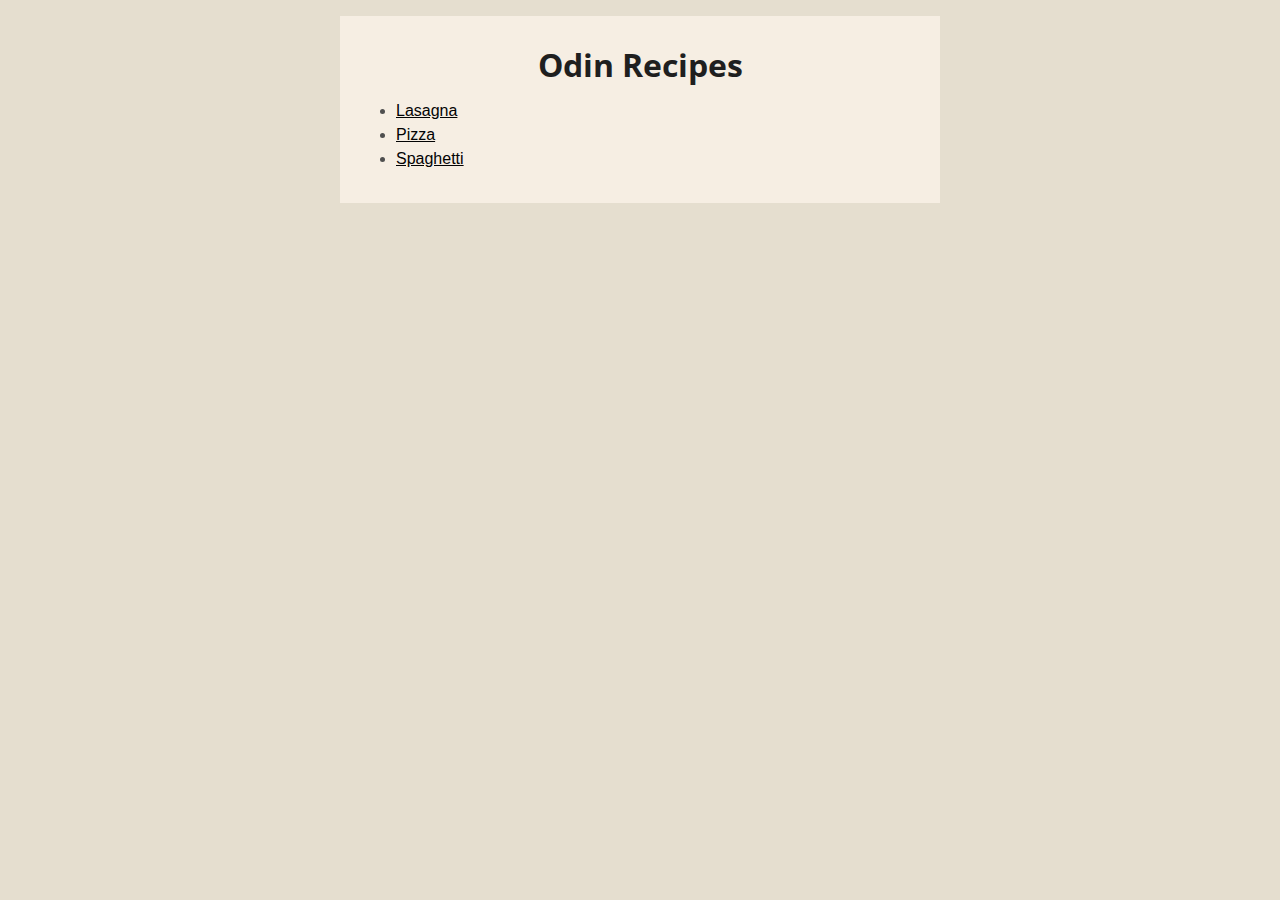
<file: index.html>
<!DOCTYPE html>
<html lang="en">
<head>
  <meta charset="UTF-8">
  <meta name="viewport" content="width=device-width, initial-scale=1.0">
  <title>Document</title>
  <link rel="stylesheet" href="style.css" />
  <link rel="preconnect" href="https://fonts.googleapis.com">
  <link rel="preconnect" href="https://fonts.gstatic.com" crossorigin>
  <link href="https://fonts.googleapis.com/css2?family=Open+Sans:ital,wght@0,300;0,400;0,700;1,300;1,400;1,700&display=swap" rel="stylesheet">
</head>
<body>
  <div class="card">
    <h1>Odin Recipes</h1>
    <ul>
      <li><a href="./recipes/lasagna.html">Lasagna</a></li>
      <li><a href="./recipes/pizza.html">Pizza</a></li>
      <li><a href="./recipes/spaghetti.html">Spaghetti</a></li>
    </ul>
  </div>
</body>
</html>
</file>
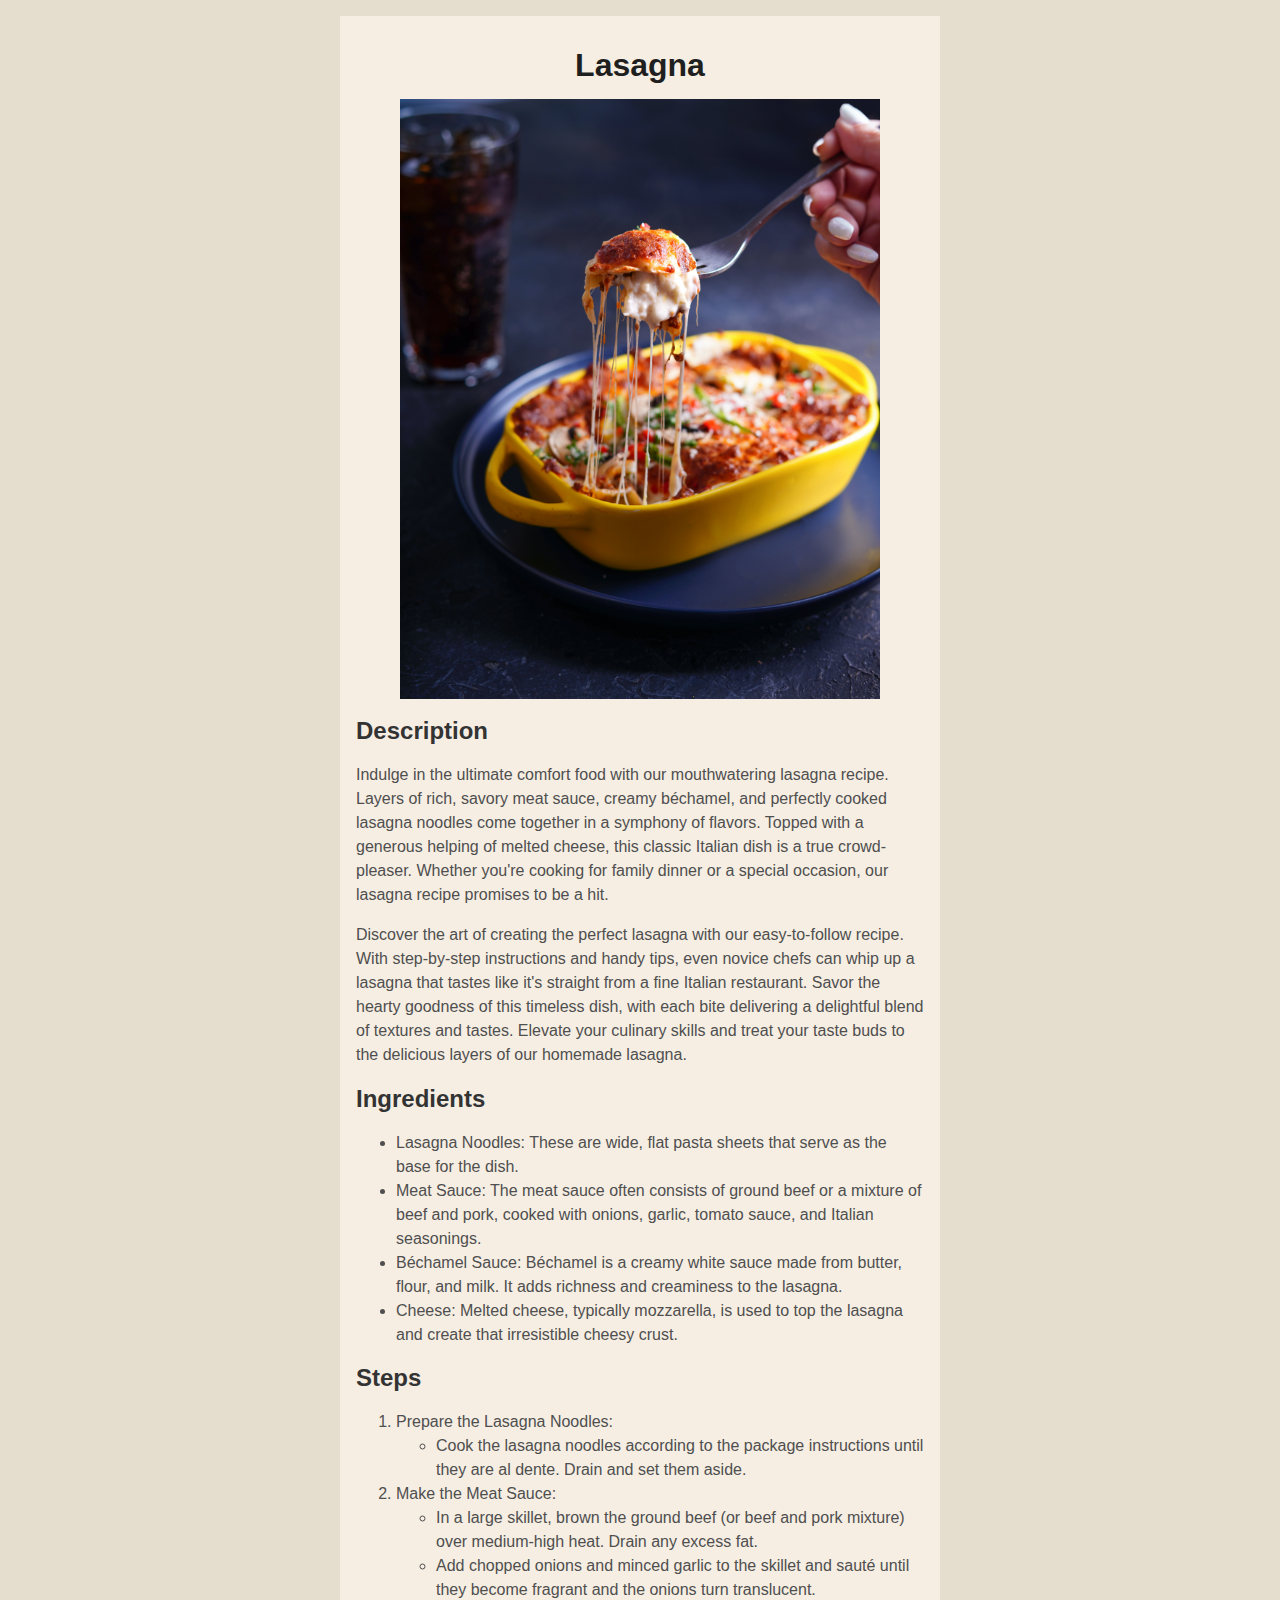
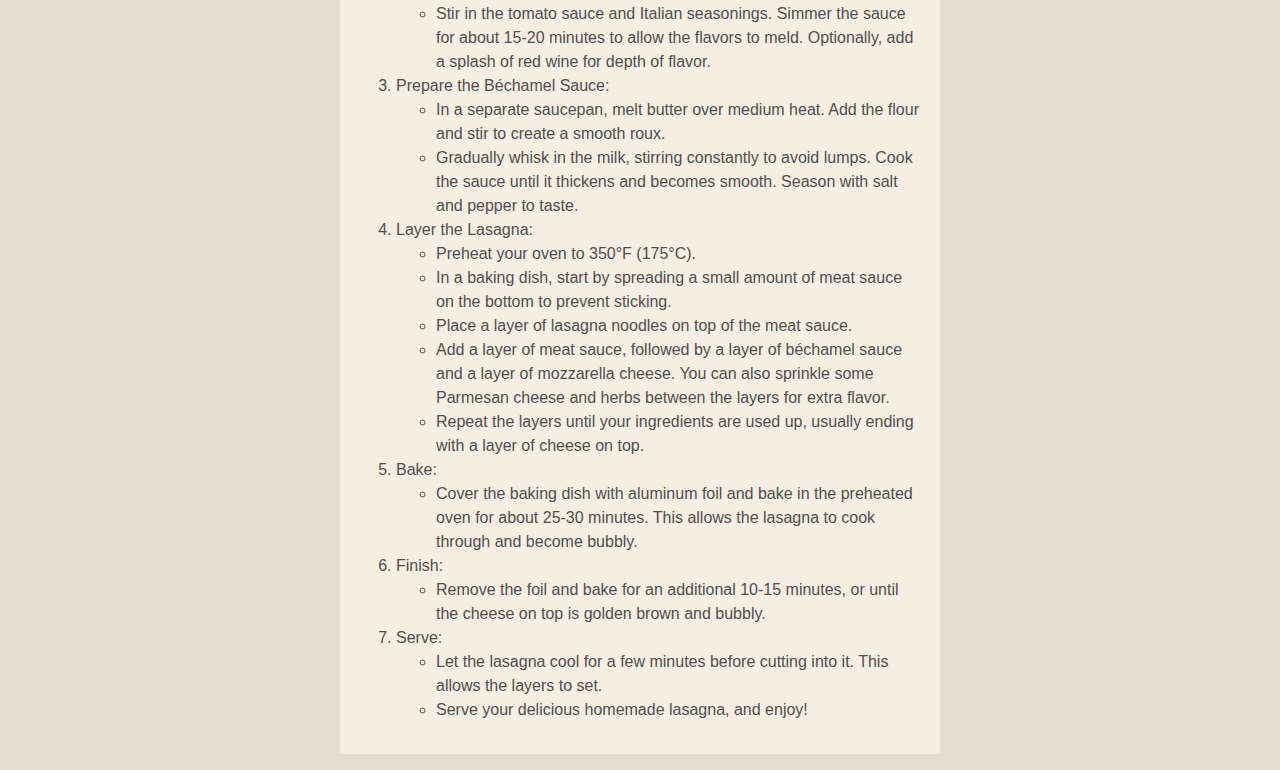
<file: recipes/lasagna.html>
<!DOCTYPE html>
<html lang="en">
<head>
  <meta charset="UTF-8">
  <meta name="viewport" content="width=device-width, initial-scale=1.0">
  <title>Lasagna</title>
  <link rel="stylesheet" href="../style.css" />
</head>
<body>
  <div class="card">
    <h1>Lasagna</h1>
    <img src="../images/maryam-jahanmehr-g_BxoUpg1eI-unsplash.jpg" alt="Foto de maryam jahanmehr en Unsplash" width="600">
    <h2>Description</h2>
    <p>Indulge in the ultimate comfort food with our mouthwatering lasagna recipe. Layers of rich, savory meat sauce, creamy béchamel, and perfectly cooked lasagna noodles come together in a symphony of flavors. Topped with a generous helping of melted cheese, this classic Italian dish is a true crowd-pleaser. Whether you're cooking for family dinner or a special occasion, our lasagna recipe promises to be a hit.</p>
    <p>Discover the art of creating the perfect lasagna with our easy-to-follow recipe. With step-by-step instructions and handy tips, even novice chefs can whip up a lasagna that tastes like it's straight from a fine Italian restaurant. Savor the hearty goodness of this timeless dish, with each bite delivering a delightful blend of textures and tastes. Elevate your culinary skills and treat your taste buds to the delicious layers of our homemade lasagna.</p>
    <h2>Ingredients</h2>
    <ul>
      <li>Lasagna Noodles: These are wide, flat pasta sheets that serve as the base for the dish.</li>
      <li>Meat Sauce: The meat sauce often consists of ground beef or a mixture of beef and pork, cooked with onions, garlic, tomato sauce, and Italian seasonings.</li>
      <li>Béchamel Sauce: Béchamel is a creamy white sauce made from butter, flour, and milk. It adds richness and creaminess to the lasagna.</li>
      <li>Cheese: Melted cheese, typically mozzarella, is used to top the lasagna and create that irresistible cheesy crust.</li>
    </ul>
    <h2>Steps</h2>
    <ol>
      <li>Prepare the Lasagna Noodles:</li>
      <ul>
        <li>Cook the lasagna noodles according to the package instructions until they are al dente. Drain and set them aside.</li>
      </ul>
      <li>Make the Meat Sauce:</li>
      <ul>
        <li>In a large skillet, brown the ground beef (or beef and pork mixture) over medium-high heat. Drain any excess fat.</li>
        <li>Add chopped onions and minced garlic to the skillet and sauté until they become fragrant and the onions turn translucent.</li>
        <li>Stir in the tomato sauce and Italian seasonings. Simmer the sauce for about 15-20 minutes to allow the flavors to meld. Optionally, add a splash of red wine for depth of flavor.</li>
      </ul>
      <li>Prepare the Béchamel Sauce:</li>
      <ul>
        <li>In a separate saucepan, melt butter over medium heat. Add the flour and stir to create a smooth roux.</li>
        <li>Gradually whisk in the milk, stirring constantly to avoid lumps. Cook the sauce until it thickens and becomes smooth. Season with salt and pepper to taste.</li>
      </ul>
      <li>Layer the Lasagna:</li>
      <ul>
        <li>Preheat your oven to 350°F (175°C).</li>
        <li>In a baking dish, start by spreading a small amount of meat sauce on the bottom to prevent sticking.</li>
        <li>Place a layer of lasagna noodles on top of the meat sauce.</li>
        <li>Add a layer of meat sauce, followed by a layer of béchamel sauce and a layer of mozzarella cheese. You can also sprinkle some Parmesan cheese and herbs between the layers for extra flavor.</li>
        <li>Repeat the layers until your ingredients are used up, usually ending with a layer of cheese on top.</li>
      </ul>
      <li>Bake:</li>
      <ul>
        <li>Cover the baking dish with aluminum foil and bake in the preheated oven for about 25-30 minutes. This allows the lasagna to cook through and become bubbly.</li>
      </ul>
      <li>Finish:</li>
      <ul>
        <li>Remove the foil and bake for an additional 10-15 minutes, or until the cheese on top is golden brown and bubbly.</li>
      </ul>
      <li>Serve:</li>
      <ul>
        <li>Let the lasagna cool for a few minutes before cutting into it. This allows the layers to set.</li>
        <li>Serve your delicious homemade lasagna, and enjoy!</li>
      </ul>
    </ol>
  </div>
</body>
</html>
</file>
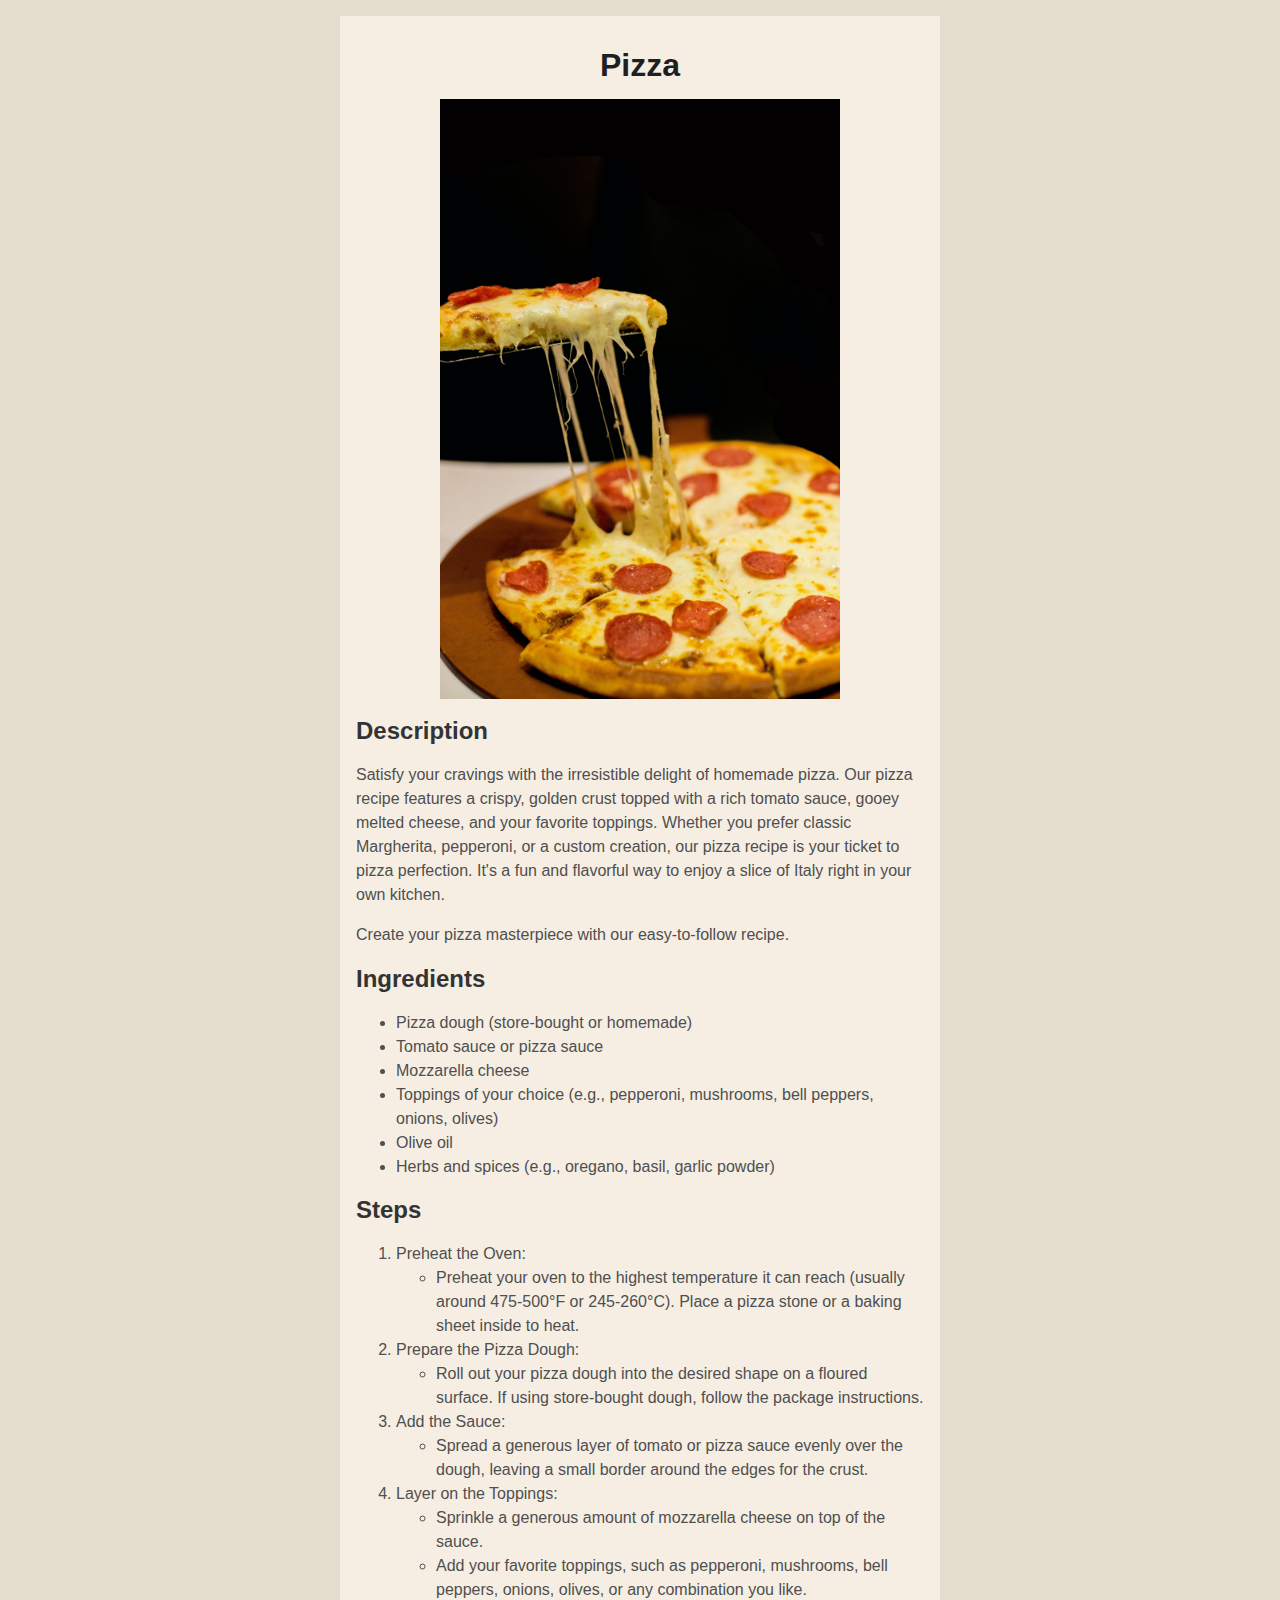
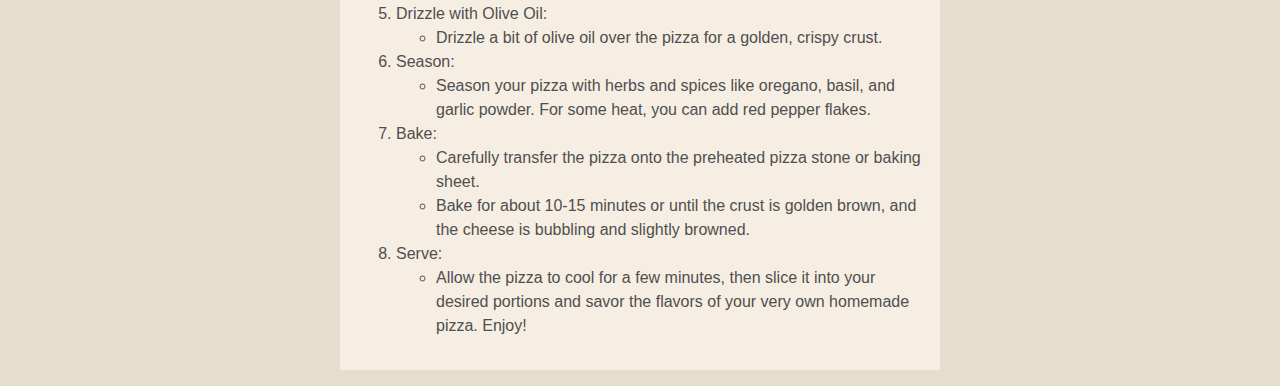
<file: recipes/pizza.html>
<!DOCTYPE html>
<html lang="en">
<head>
  <meta charset="UTF-8">
  <meta name="viewport" content="width=device-width, initial-scale=1.0">
  <title>Pizza</title>
  <link rel="stylesheet" href="../style.css" />
</head>
<body>
  <div class="card">
    <h1>Pizza</h1>
    <img src="../images/fatima-akram-uU0Anw-8Vsg-unsplash.jpg" alt="Foto de Fatima Akram en Unsplash" width="600">
    <h2>Description</h2>
    <p>Satisfy your cravings with the irresistible delight of homemade pizza. Our pizza recipe features a crispy, golden crust topped with a rich tomato sauce, gooey melted cheese, and your favorite toppings. Whether you prefer classic Margherita, pepperoni, or a custom creation, our pizza recipe is your ticket to pizza perfection. It's a fun and flavorful way to enjoy a slice of Italy right in your own kitchen.</p>
    <p>Create your pizza masterpiece with our easy-to-follow recipe.</p>
    <h2>Ingredients</h2>
    <ul>
      <li>Pizza dough (store-bought or homemade)</li>
      <li>Tomato sauce or pizza sauce</li>
      <li>Mozzarella cheese</li>
      <li>Toppings of your choice (e.g., pepperoni, mushrooms, bell peppers, onions, olives)</li>
      <li>Olive oil</li>
      <li>Herbs and spices (e.g., oregano, basil, garlic powder)</li>
    </ul>
    <h2>Steps</h2>
    <ol>
      <li>Preheat the Oven:</li>
      <ul>
        <li>Preheat your oven to the highest temperature it can reach (usually around 475-500°F or 245-260°C). Place a pizza stone or a baking sheet inside to heat.</li>
      </ul>
      <li>Prepare the Pizza Dough:</li>
      <ul>
        <li>Roll out your pizza dough into the desired shape on a floured surface. If using store-bought dough, follow the package instructions.</li>
      </ul>
      <li>Add the Sauce:</li>
      <ul>
        <li>Spread a generous layer of tomato or pizza sauce evenly over the dough, leaving a small border around the edges for the crust.</li>
      </ul>
      <li>Layer on the Toppings:</li>
      <ul>
        <li>Sprinkle a generous amount of mozzarella cheese on top of the sauce.</li>
        <li>Add your favorite toppings, such as pepperoni, mushrooms, bell peppers, onions, olives, or any combination you like.</li>
      </ul>
      <li>Drizzle with Olive Oil:</li>
      <ul>
        <li>Drizzle a bit of olive oil over the pizza for a golden, crispy crust.</li>
      </ul>
      <li>Season:</li>
      <ul>
        <li>Season your pizza with herbs and spices like oregano, basil, and garlic powder. For some heat, you can add red pepper flakes.</li>
      </ul>
      <li>Bake:</li>
      <ul>
        <li>Carefully transfer the pizza onto the preheated pizza stone or baking sheet.</li>
        <li>Bake for about 10-15 minutes or until the crust is golden brown, and the cheese is bubbling and slightly browned.</li>
      </ul>
      <li>Serve:</li>
      <ul>
        <li>Allow the pizza to cool for a few minutes, then slice it into your desired portions and savor the flavors of your very own homemade pizza. Enjoy!</li>
      </ul>
    </ol>
  </div>
</body>
</html>
</file>
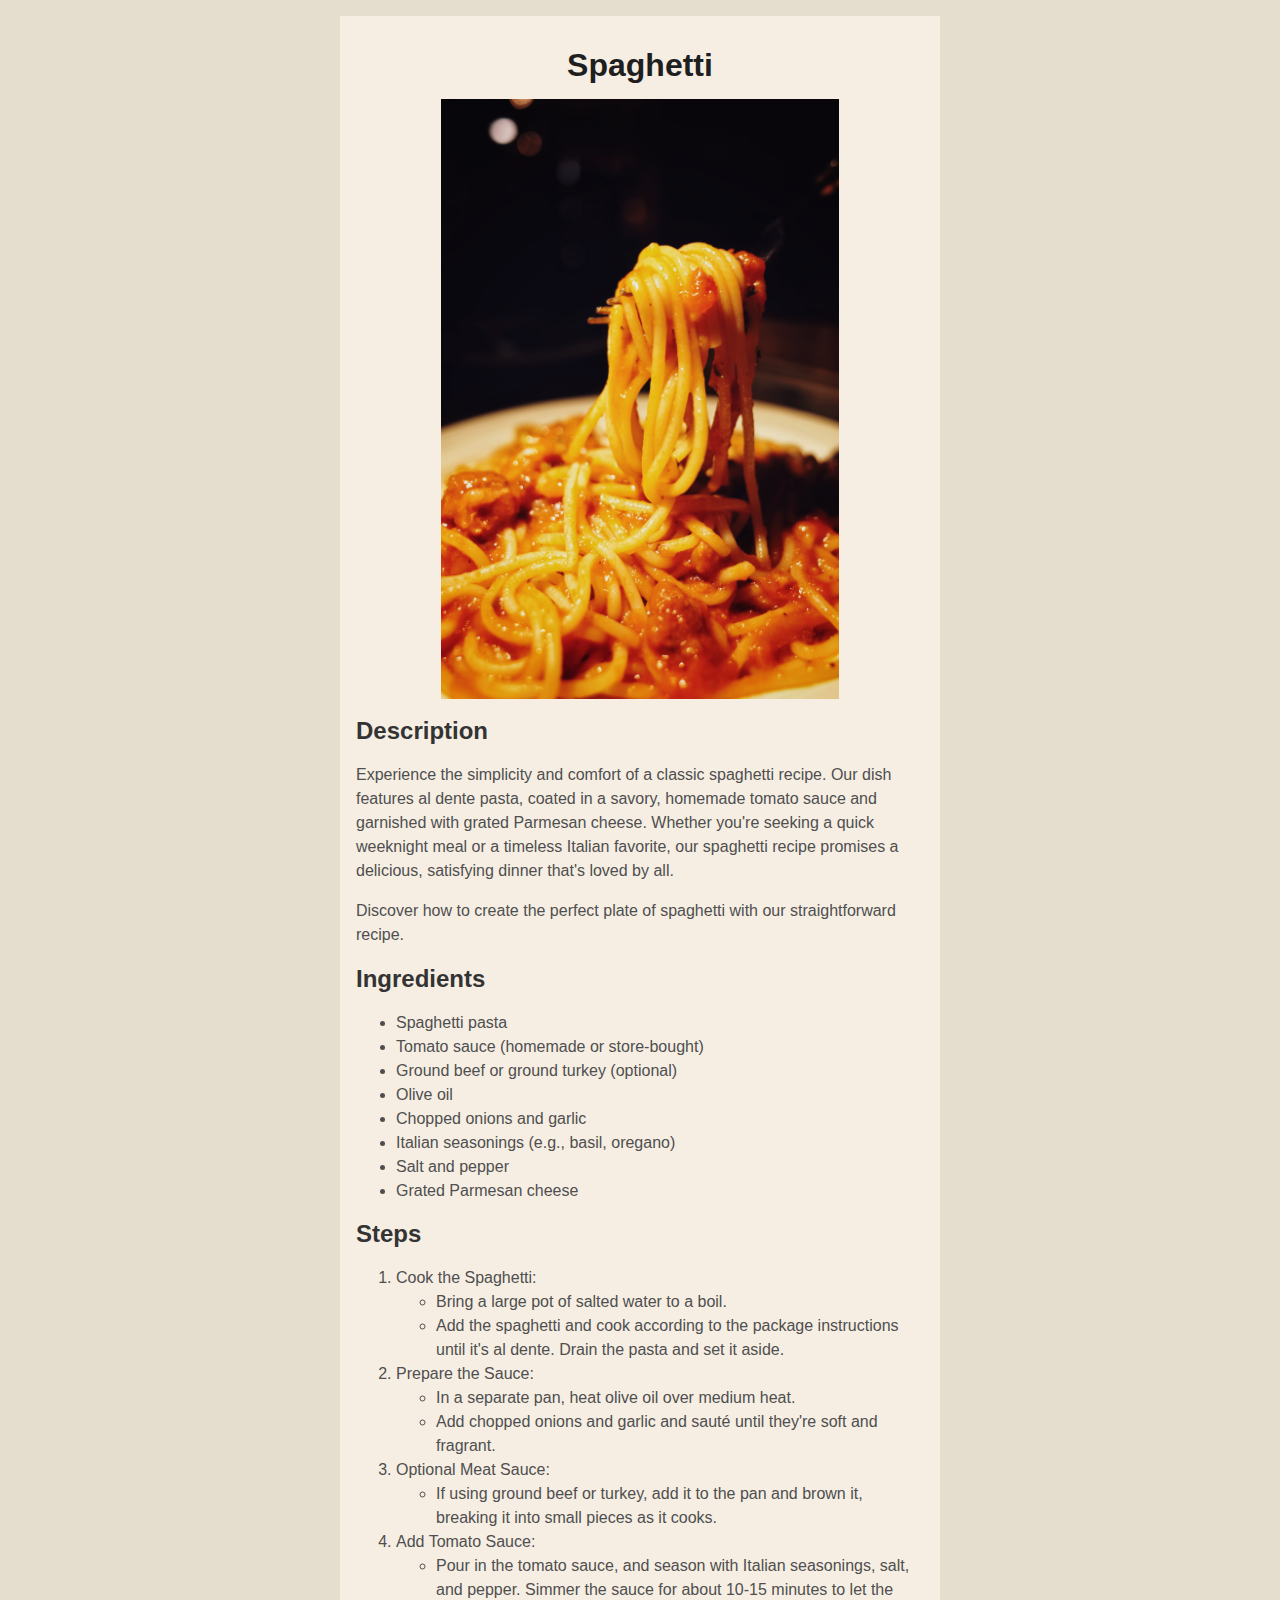
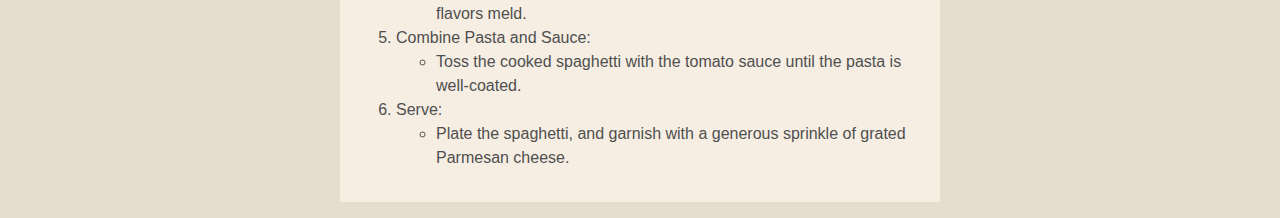
<file: recipes/spaghetti.html>
<!DOCTYPE html>
<html lang="en">
<head>
  <meta charset="UTF-8">
  <meta name="viewport" content="width=device-width, initial-scale=1.0">
  <title>Spaghetti</title>
  <link rel="stylesheet" href="../style.css" />
</head>
<body>
  <div class="card">
    <h1>Spaghetti</h1>
    <img src="../images/yeh-xintong-dhSesAaBANM-unsplash.jpg" alt="Foto de Yeg Xintong en Unsplash" width="600">
    <h2>Description</h2>
    <p>Experience the simplicity and comfort of a classic spaghetti recipe. Our dish features al dente pasta, coated in a savory, homemade tomato sauce and garnished with grated Parmesan cheese. Whether you're seeking a quick weeknight meal or a timeless Italian favorite, our spaghetti recipe promises a delicious, satisfying dinner that's loved by all.</p>
    <p>Discover how to create the perfect plate of spaghetti with our straightforward recipe.</p>
    <h2>Ingredients</h2>
    <ul>
      <li>Spaghetti pasta</li>
      <li>Tomato sauce (homemade or store-bought)</li>
      <li>Ground beef or ground turkey (optional)</li>
      <li>Olive oil</li>
      <li>Chopped onions and garlic</li>
      <li>Italian seasonings (e.g., basil, oregano)</li>
      <li>Salt and pepper</li>
      <li>Grated Parmesan cheese</li>
    </ul>
    <h2>Steps</h2>
    <ol>
      <li>Cook the Spaghetti:</li>
      <ul>
        <li>Bring a large pot of salted water to a boil.</li>
        <li>Add the spaghetti and cook according to the package instructions until it's al dente. Drain the pasta and set it aside.</li>
      </ul>
      <li>Prepare the Sauce:</li>
      <ul>
        <li>In a separate pan, heat olive oil over medium heat.</li>
        <li>Add chopped onions and garlic and sauté until they're soft and fragrant.</li>
      </ul>
      <li>Optional Meat Sauce:</li>
      <ul>
        <li>If using ground beef or turkey, add it to the pan and brown it, breaking it into small pieces as it cooks.</li>
      </ul>
      <li>Add Tomato Sauce:</li>
      <ul>
        <li>Pour in the tomato sauce, and season with Italian seasonings, salt, and pepper. Simmer the sauce for about 10-15 minutes to let the flavors meld.</li>
      </ul>
      <li>Combine Pasta and Sauce:</li>
      <ul>
        <li>Toss the cooked spaghetti with the tomato sauce until the pasta is well-coated.</li>
      </ul>
      <li>Serve:</li>
      <ul>
        <li>Plate the spaghetti, and garnish with a generous sprinkle of grated Parmesan cheese.</li>
      </ul>
    </ol>
  </div>
</body>
</html>
</file>
<file: style.css>
* {
  -webkit-box-sizing: border-box;
  -moz-box-sizing: border-box;
  box-sizing: border-box;
}

body {
  background-color: #e5decf;
  color: #4F4F4F;
  font-family: 'Helvetica', 'Arial', sans-serif;
  font-size: 1em;
  line-height: 1.5em;
}

.card {
  background-color: #f6eee3;
  max-width: 600px;
  margin: 16px auto;
  padding: 16px;
}

h1 {
  text-align: center;
  color: #1F1F1F;
  font-family: 'Open Sans', "PT Sans", Calibri, Verdana, Geneva, Tahoma, sans-serif;
}

h2 {
  color: #333333;
}

a {
  color: #030303;
}

img {
  height: 600px;
  width: auto;
  margin-left: auto;
  margin-right: auto;
  display: block
;
}
</file>
